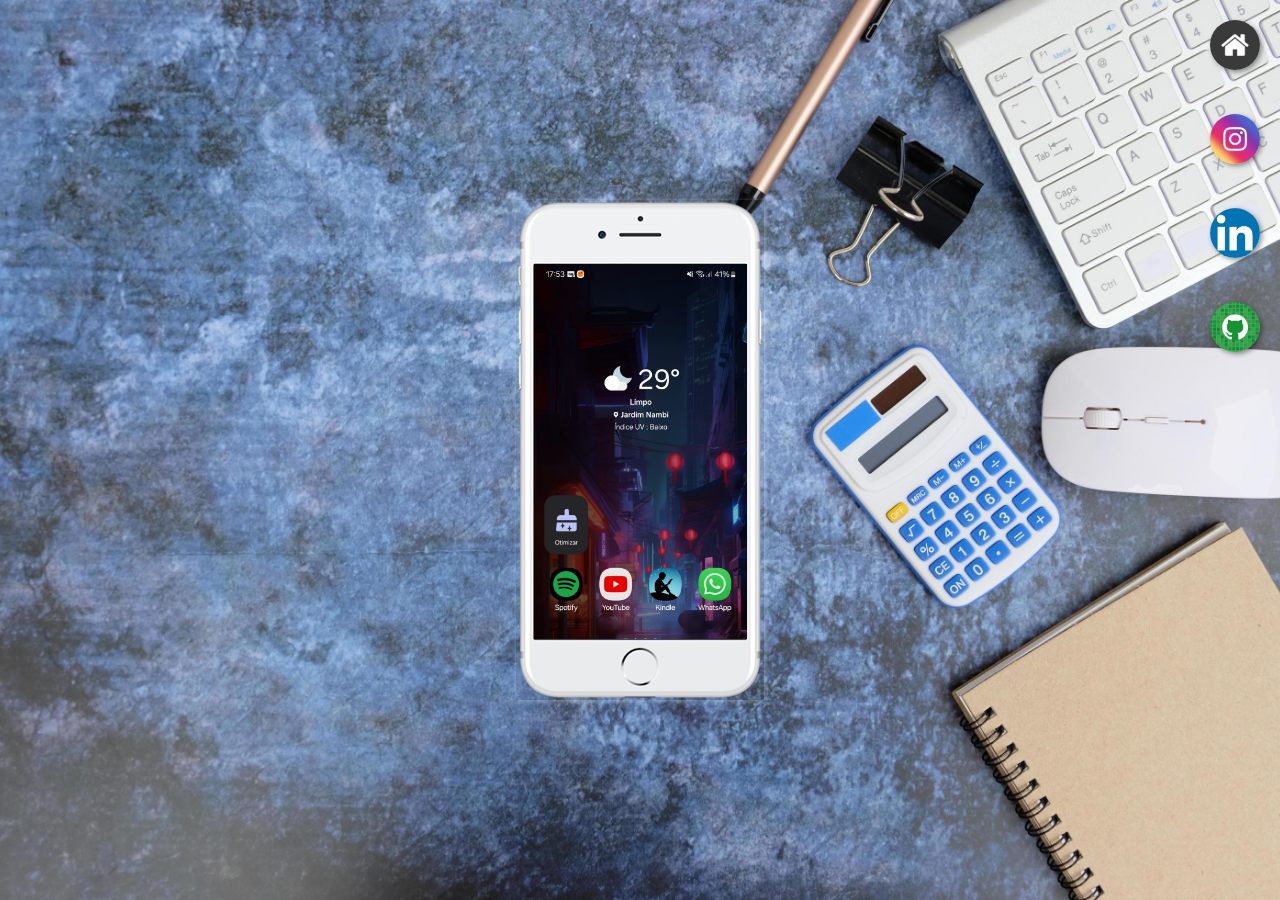
<file: index.html>
<!DOCTYPE html>
<html lang="pt-br">
<head>
    <meta charset="UTF-8">
    <meta name="viewport" content="width=device-width, initial-scale=1.0">
    <title>Projeto Redes Sociais</title>
    <link rel="shortcut icon" href="favicon.ico" type="image/x-icon">
    <link rel="stylesheet" href="estilos/style.css">
</head>
<body>
    <main>
        <section id="telefone">
            <iframe src="home.html" name="tela" id="tela" frameborder="0">
                Seu navegador não suporta Iframes
            </iframe>
        </section>
        <section id="redes-sociais">
            <a href="home.html" target="tela"> <img src="imagens/logo-home.jpg" alt="Home"></a> <br>
            <a href="instagram.html" target="tela"> <img src="imagens/logo-instagram.jpg" alt="Instagram"></a> <br>
            <a href="linkedin.html" target="tela"> <img src="imagens/logo-linkedin.jpg" alt="Twitter"></a> <br>
            <a href="github.html" target="tela"> <img src="imagens/logo-github.jpg" alt="GitHub"></a>
        </section>
    </main>
</body>
</html>
</file>
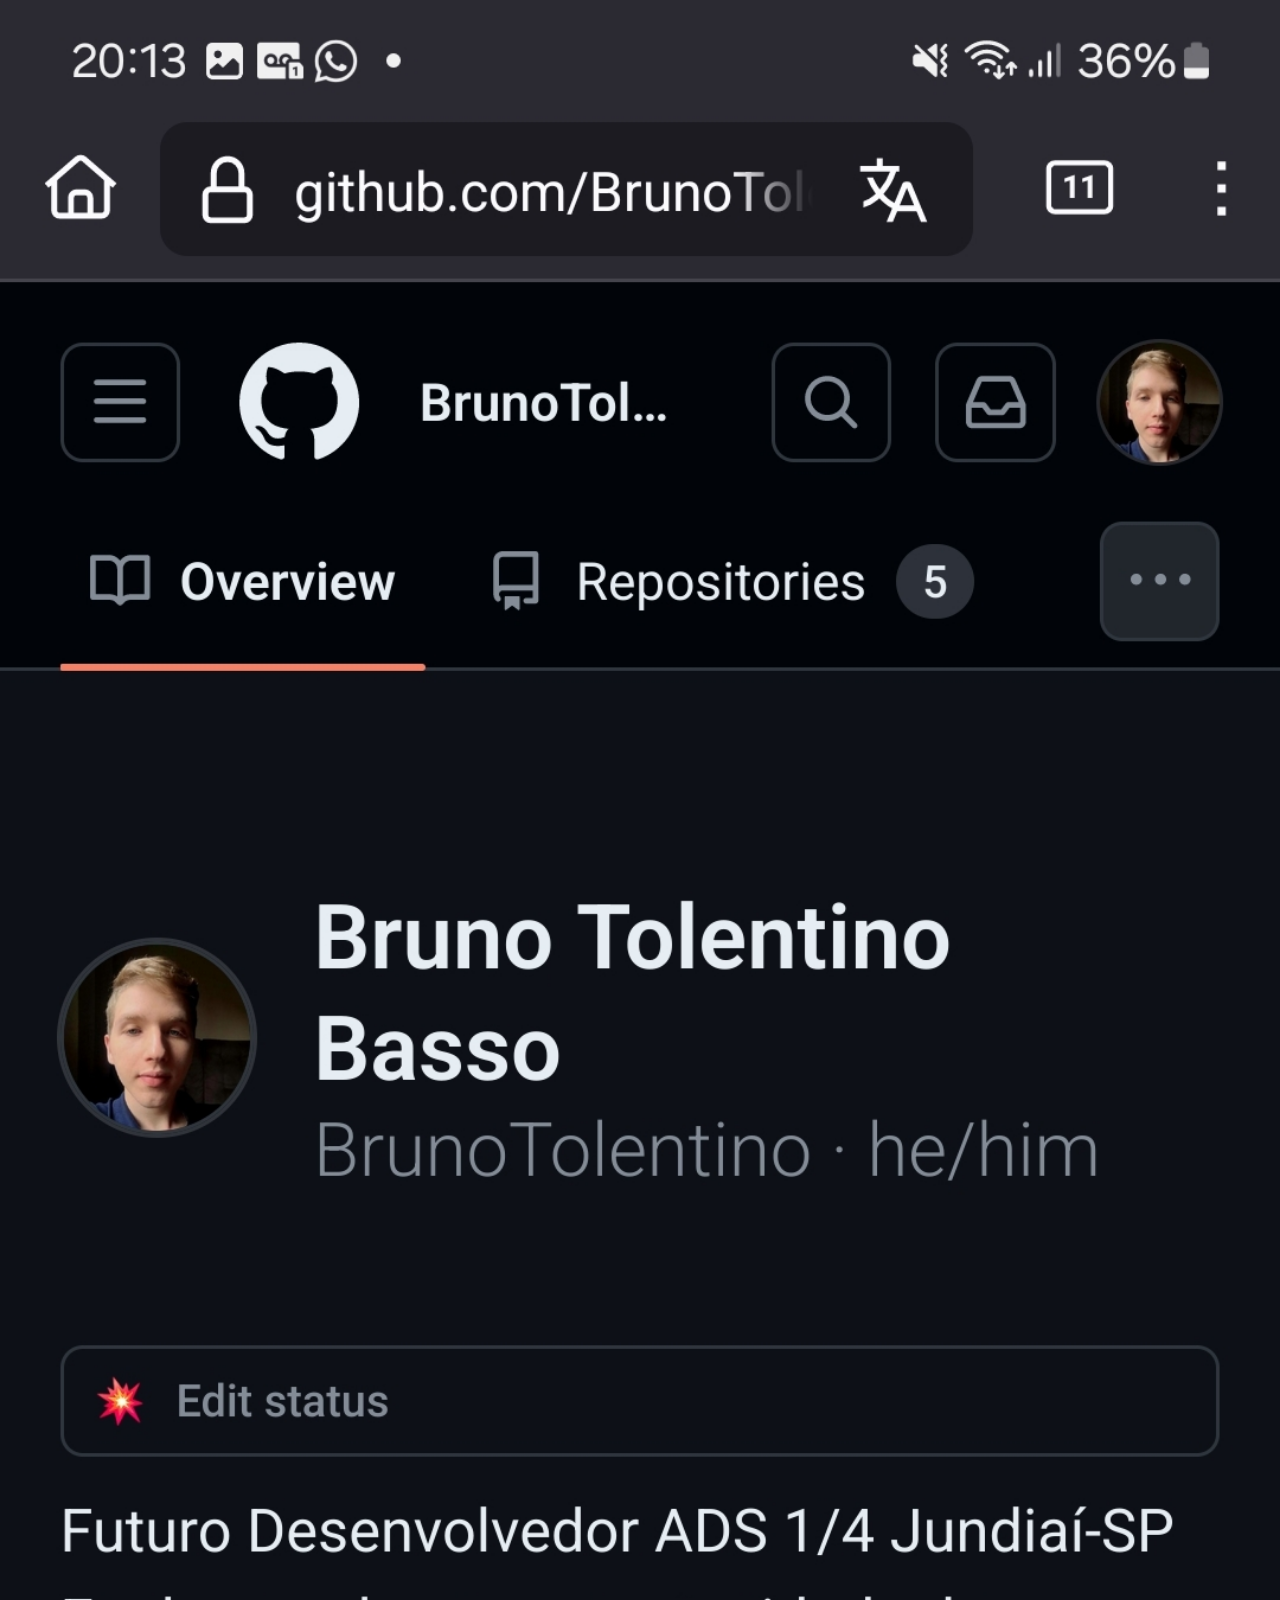
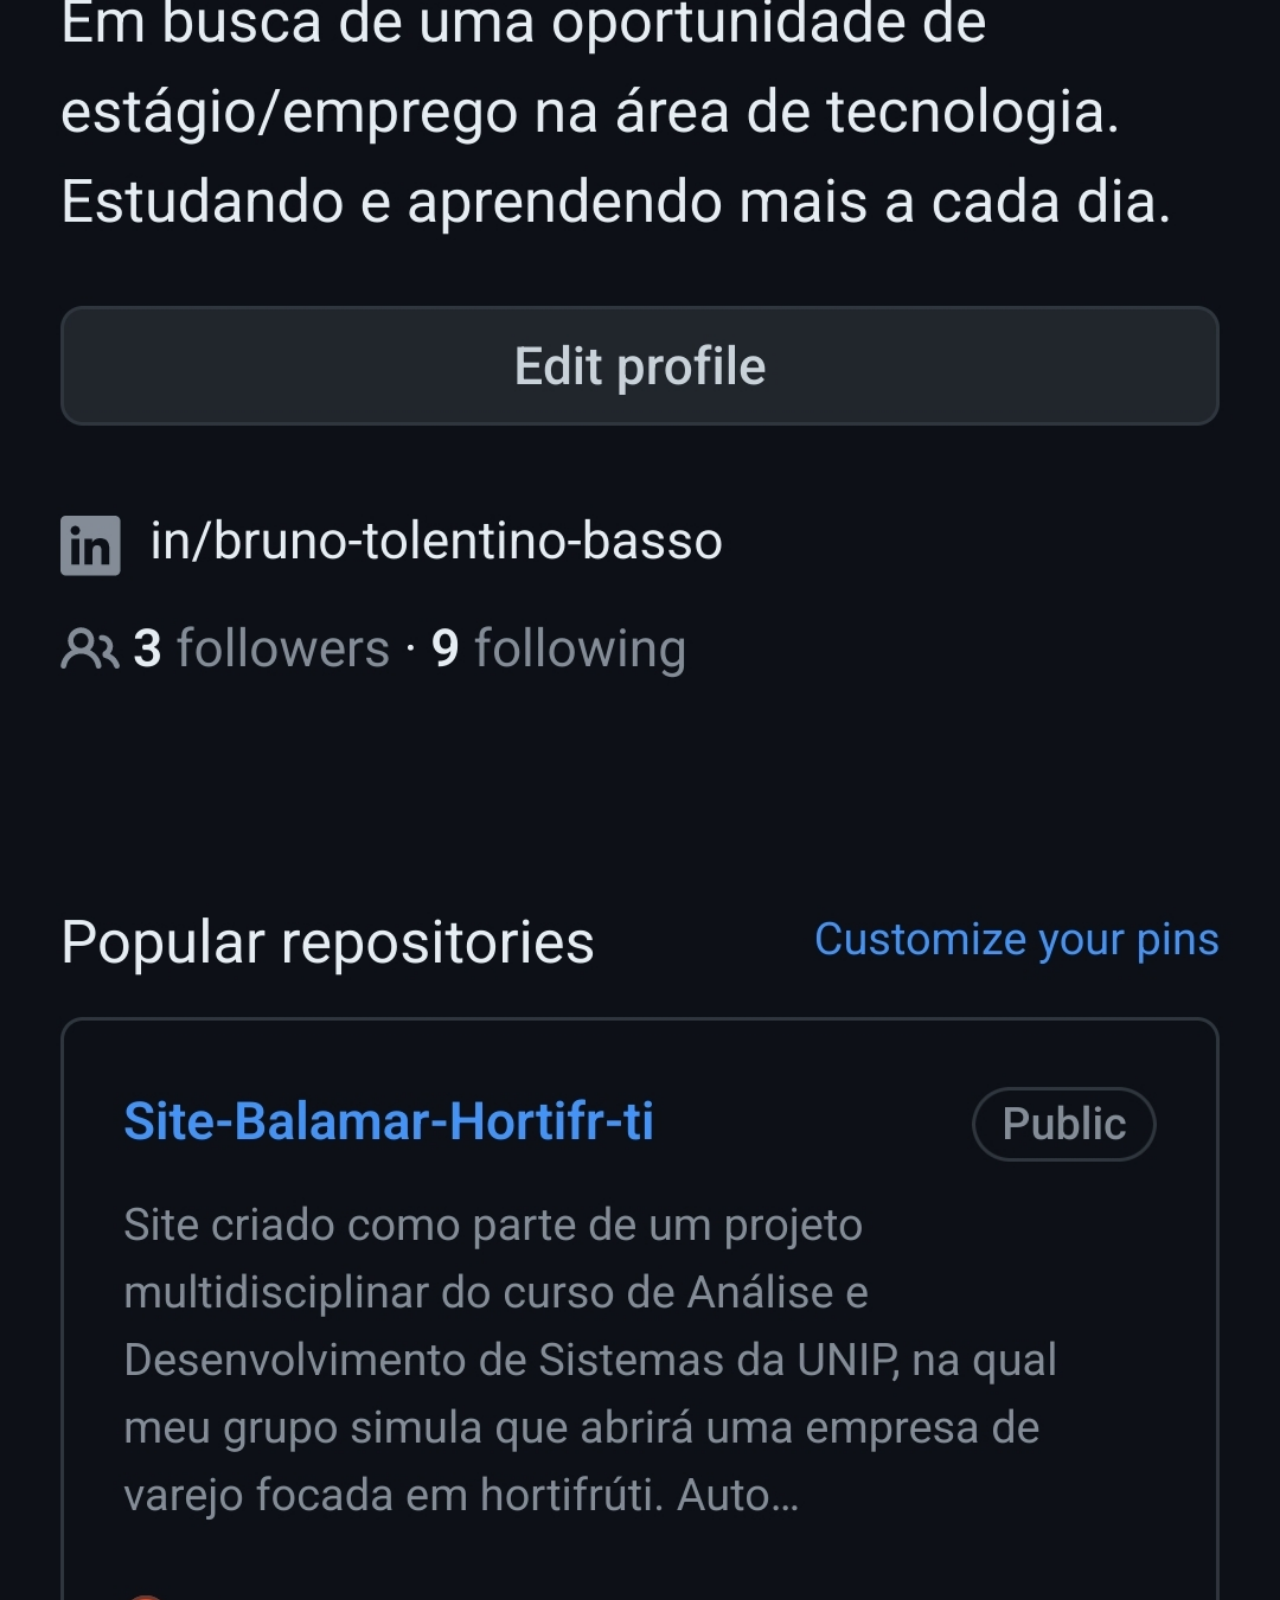
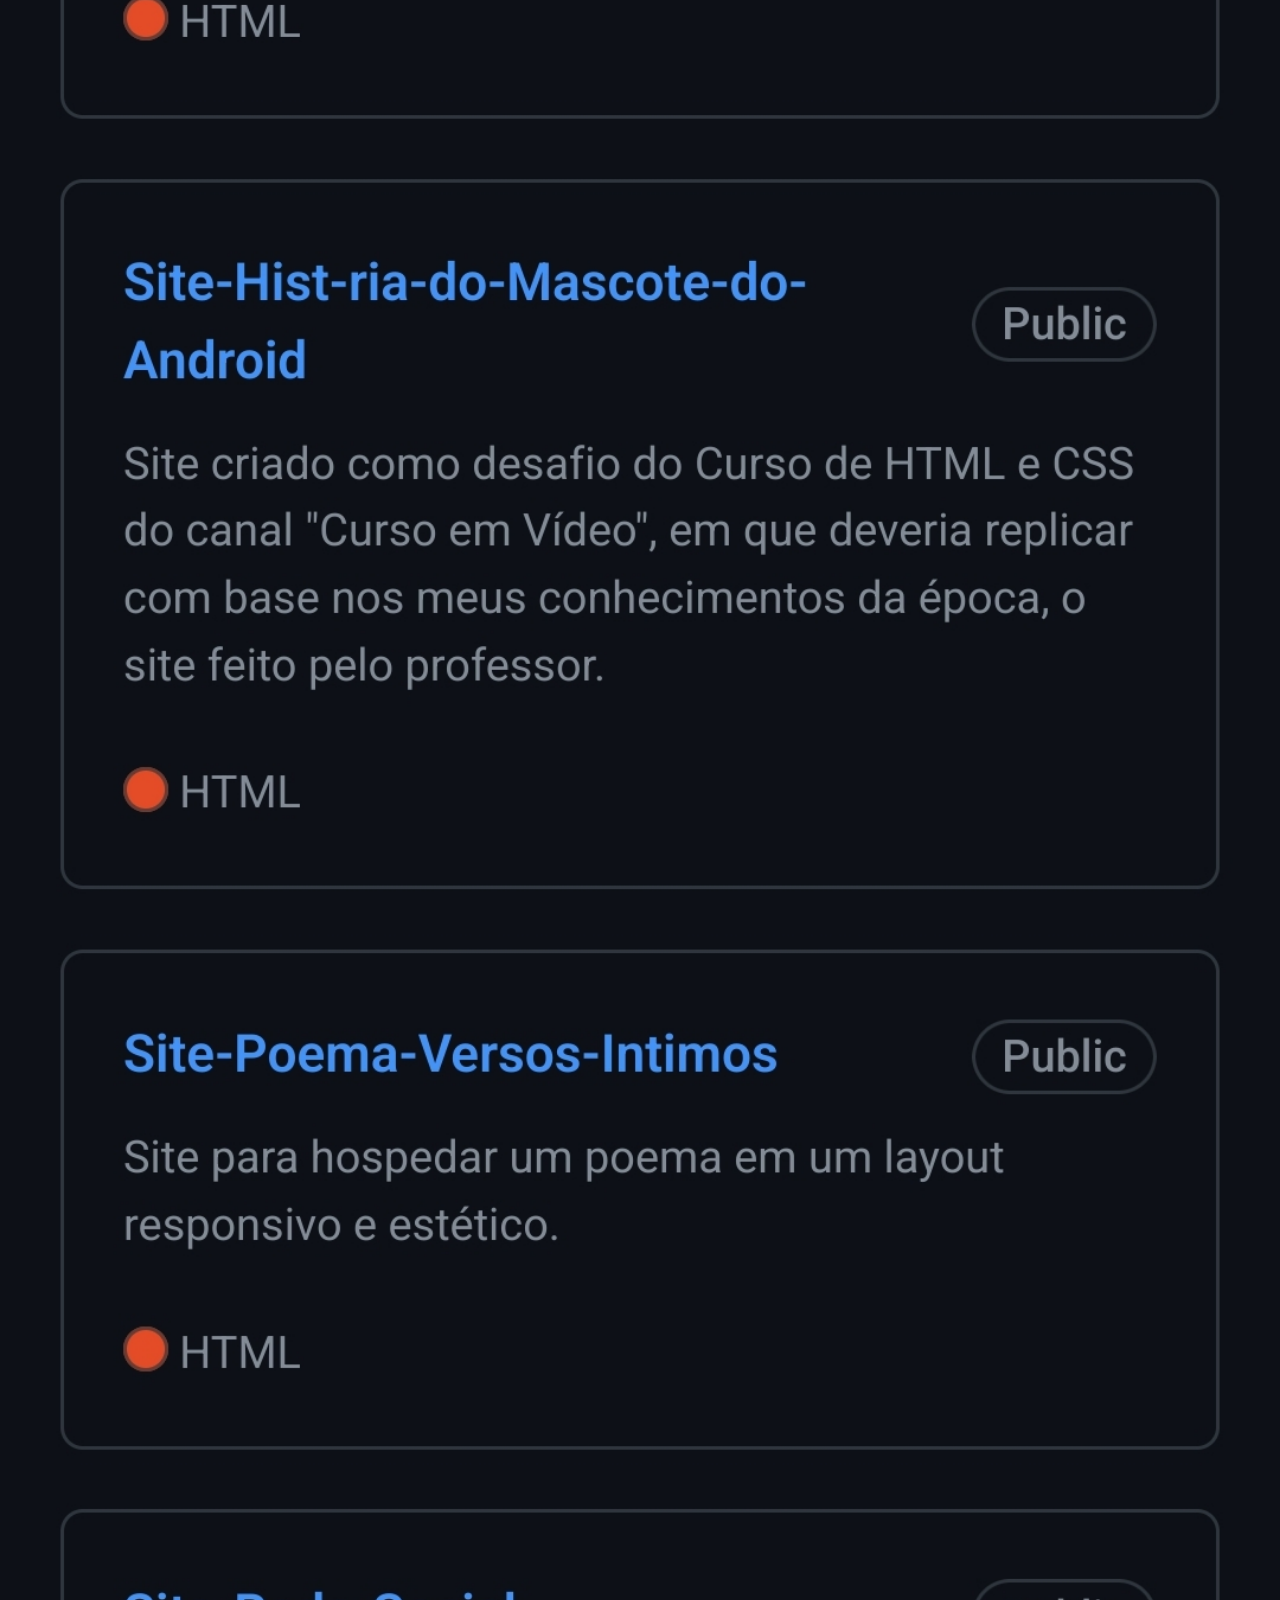
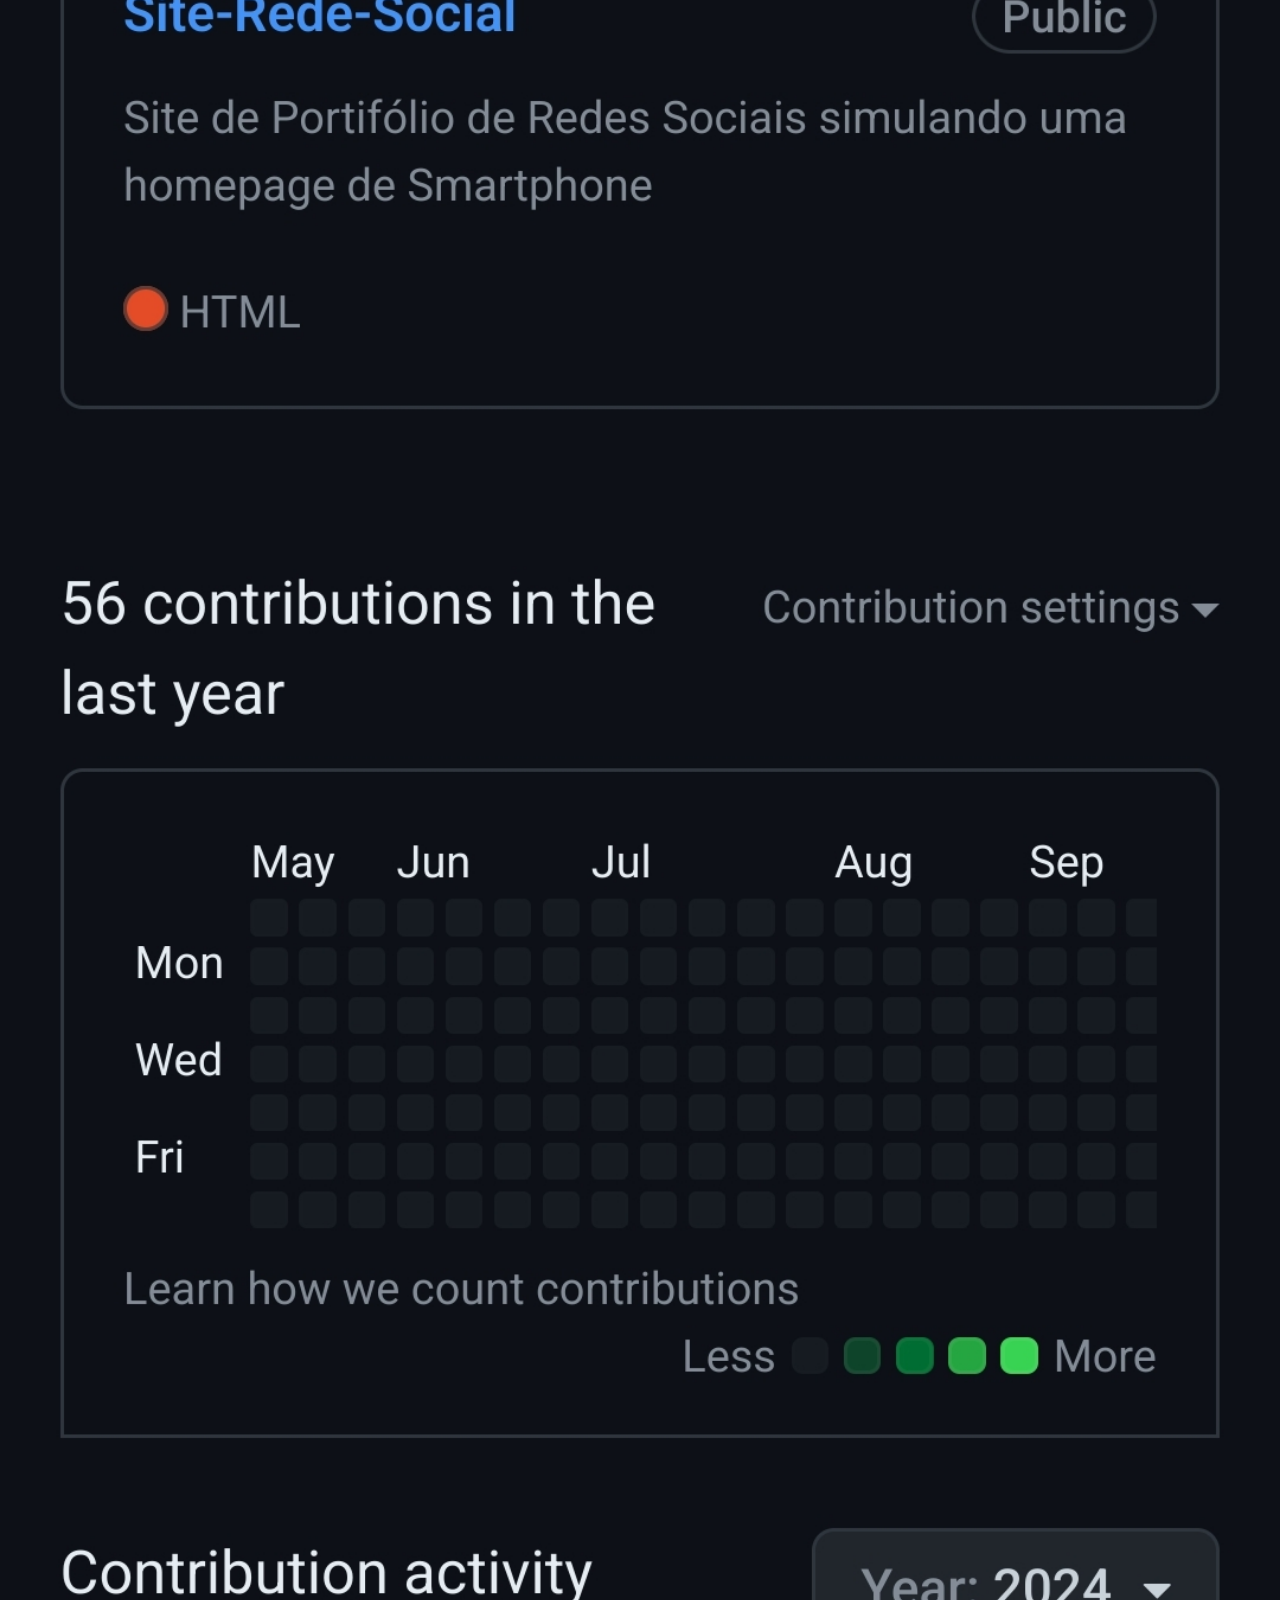
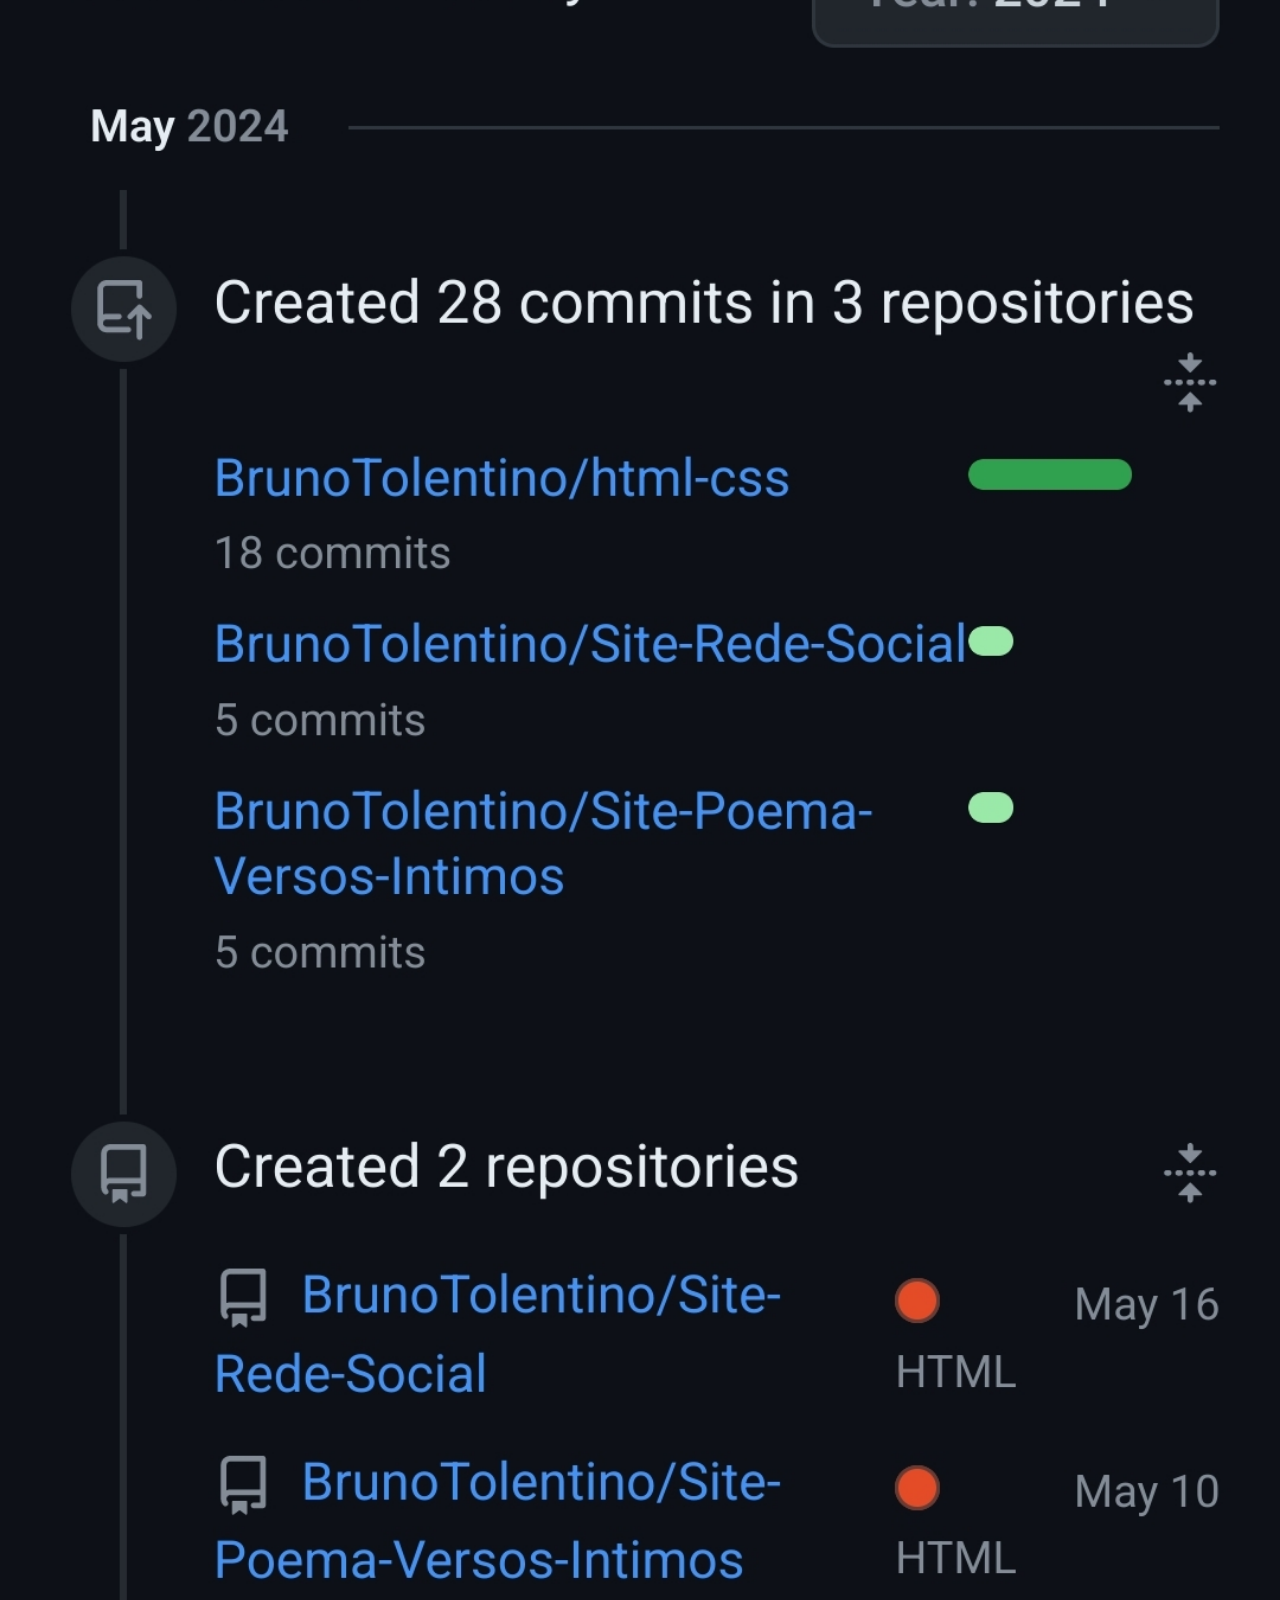
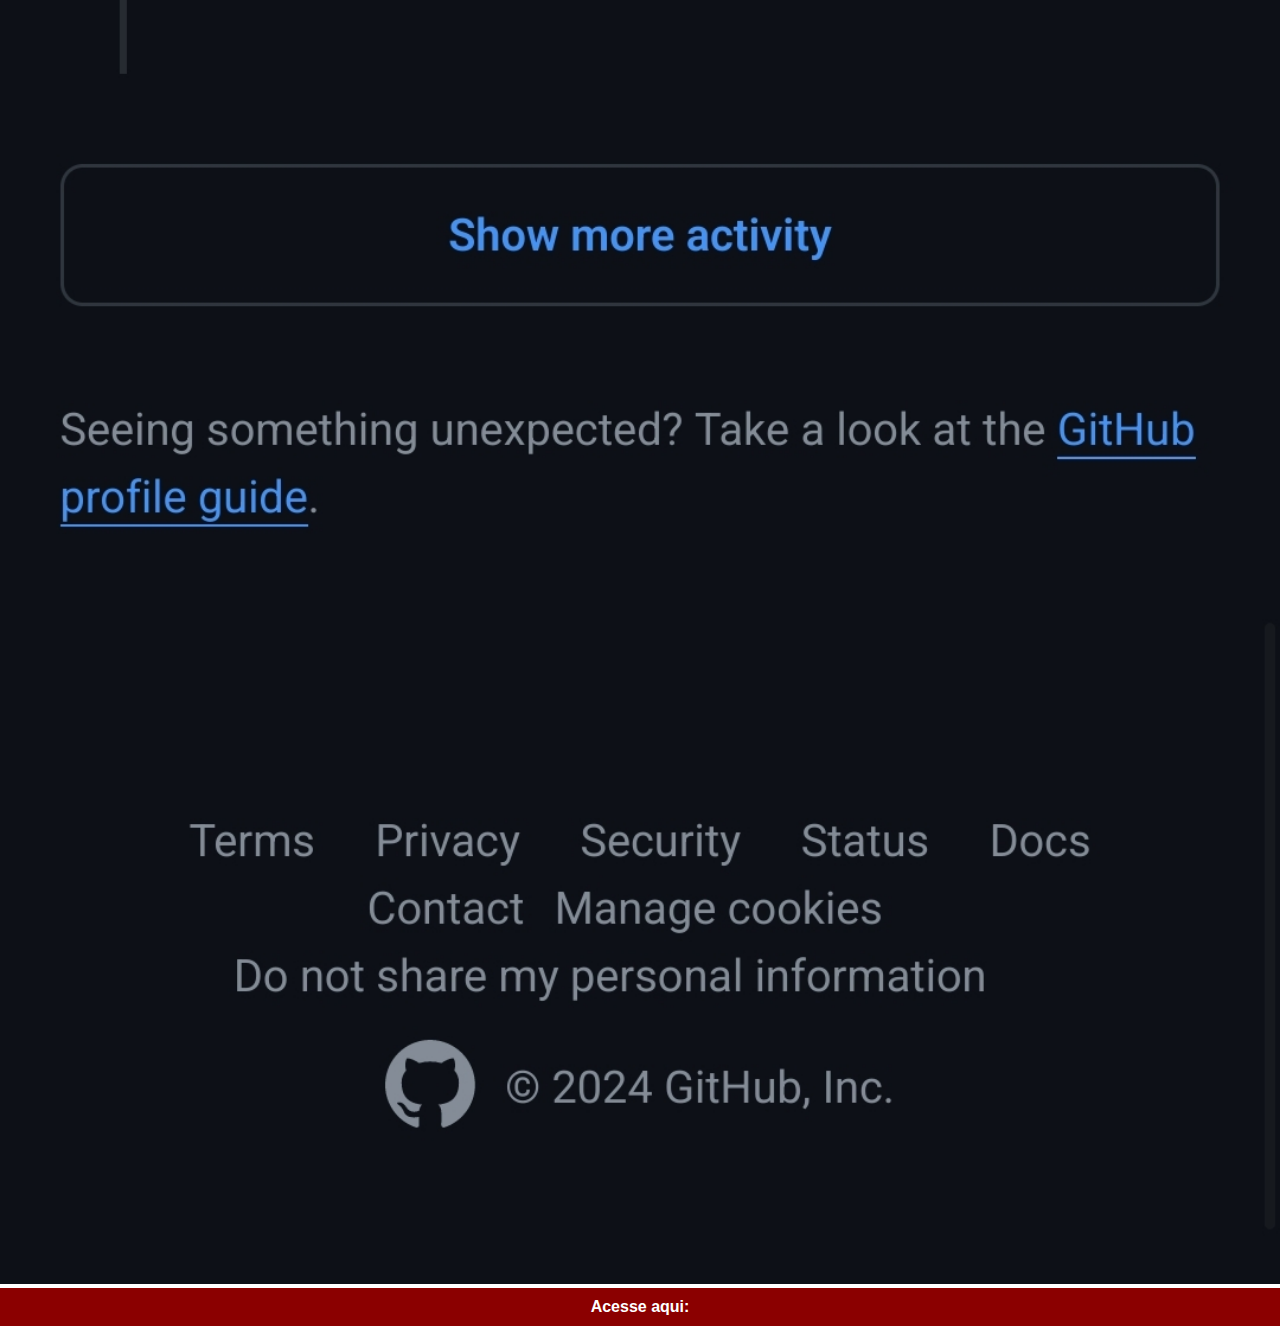
<file: github.html>
<!DOCTYPE html>
<html lang="pt-br">
<head>
    <meta charset="UTF-8">
    <meta name="viewport" content="width=device-width, initial-scale=1.0">
    <title>Github</title>
    <link rel="stylesheet" href="estilos/redes.css">
</head>
<body>
    <img src="imagens/tela-githubp.jpg" alt="Github">
    <a href="https://github.com/BrunoTolentino" target="_blank">Acesse aqui:</a>
</body>
</html>
</file>
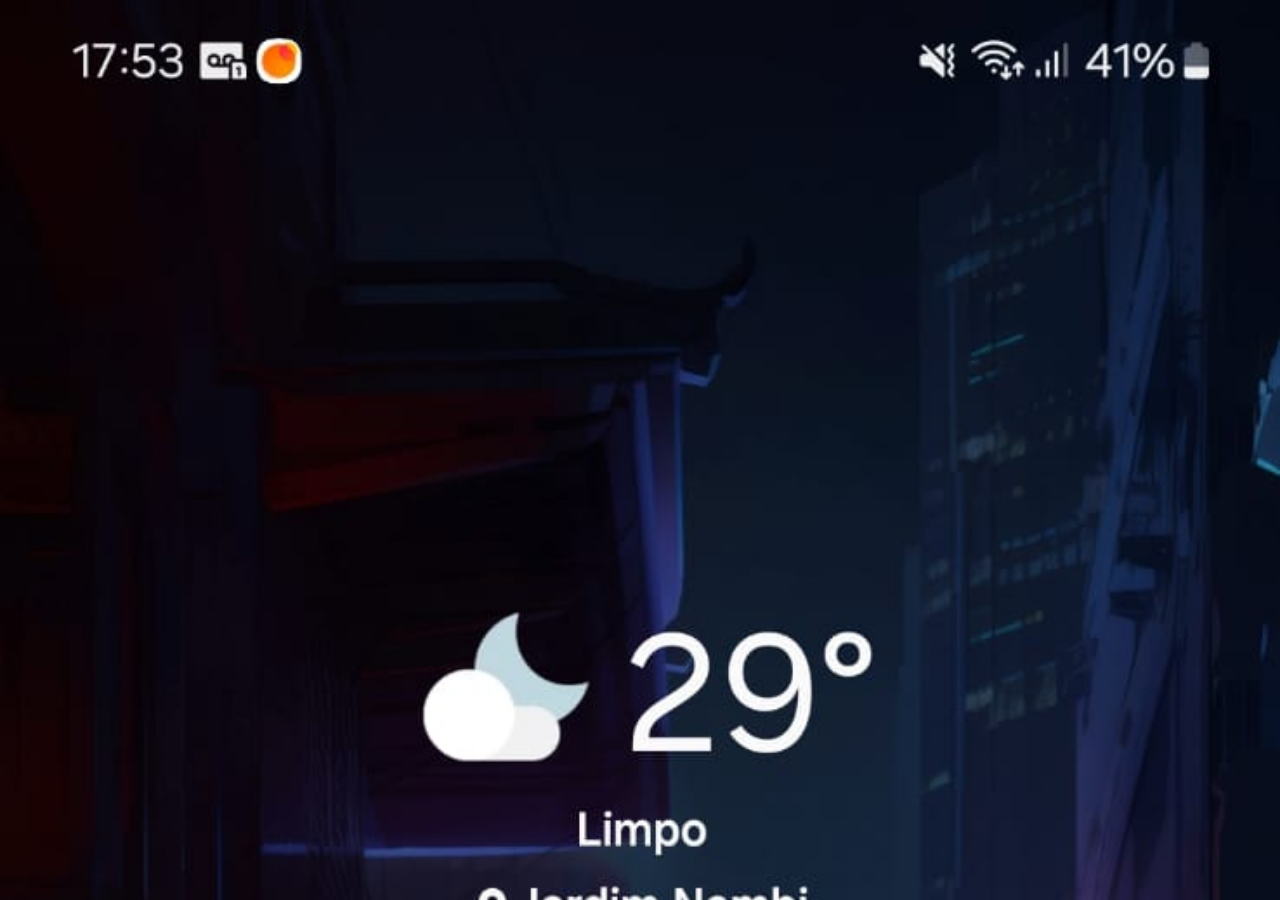
<file: home.html>
<!DOCTYPE html>
<html lang="pt-br">
<head>
    <meta charset="UTF-8">
    <meta name="viewport" content="width=device-width, initial-scale=1.0">
    <title>Home</title>
    <style>
        *{
            margin: 0px;
            padding: px;
        }
        body{
            height: 100vh;
            width: 100vw;
            background: black url(imagens/homeA.jpg);
            background-repeat: no-repeat;
            background-position: top center;
            background-size: cover;
        }
    </style>
</head>
<body>
    
</body>
</html>
</file>
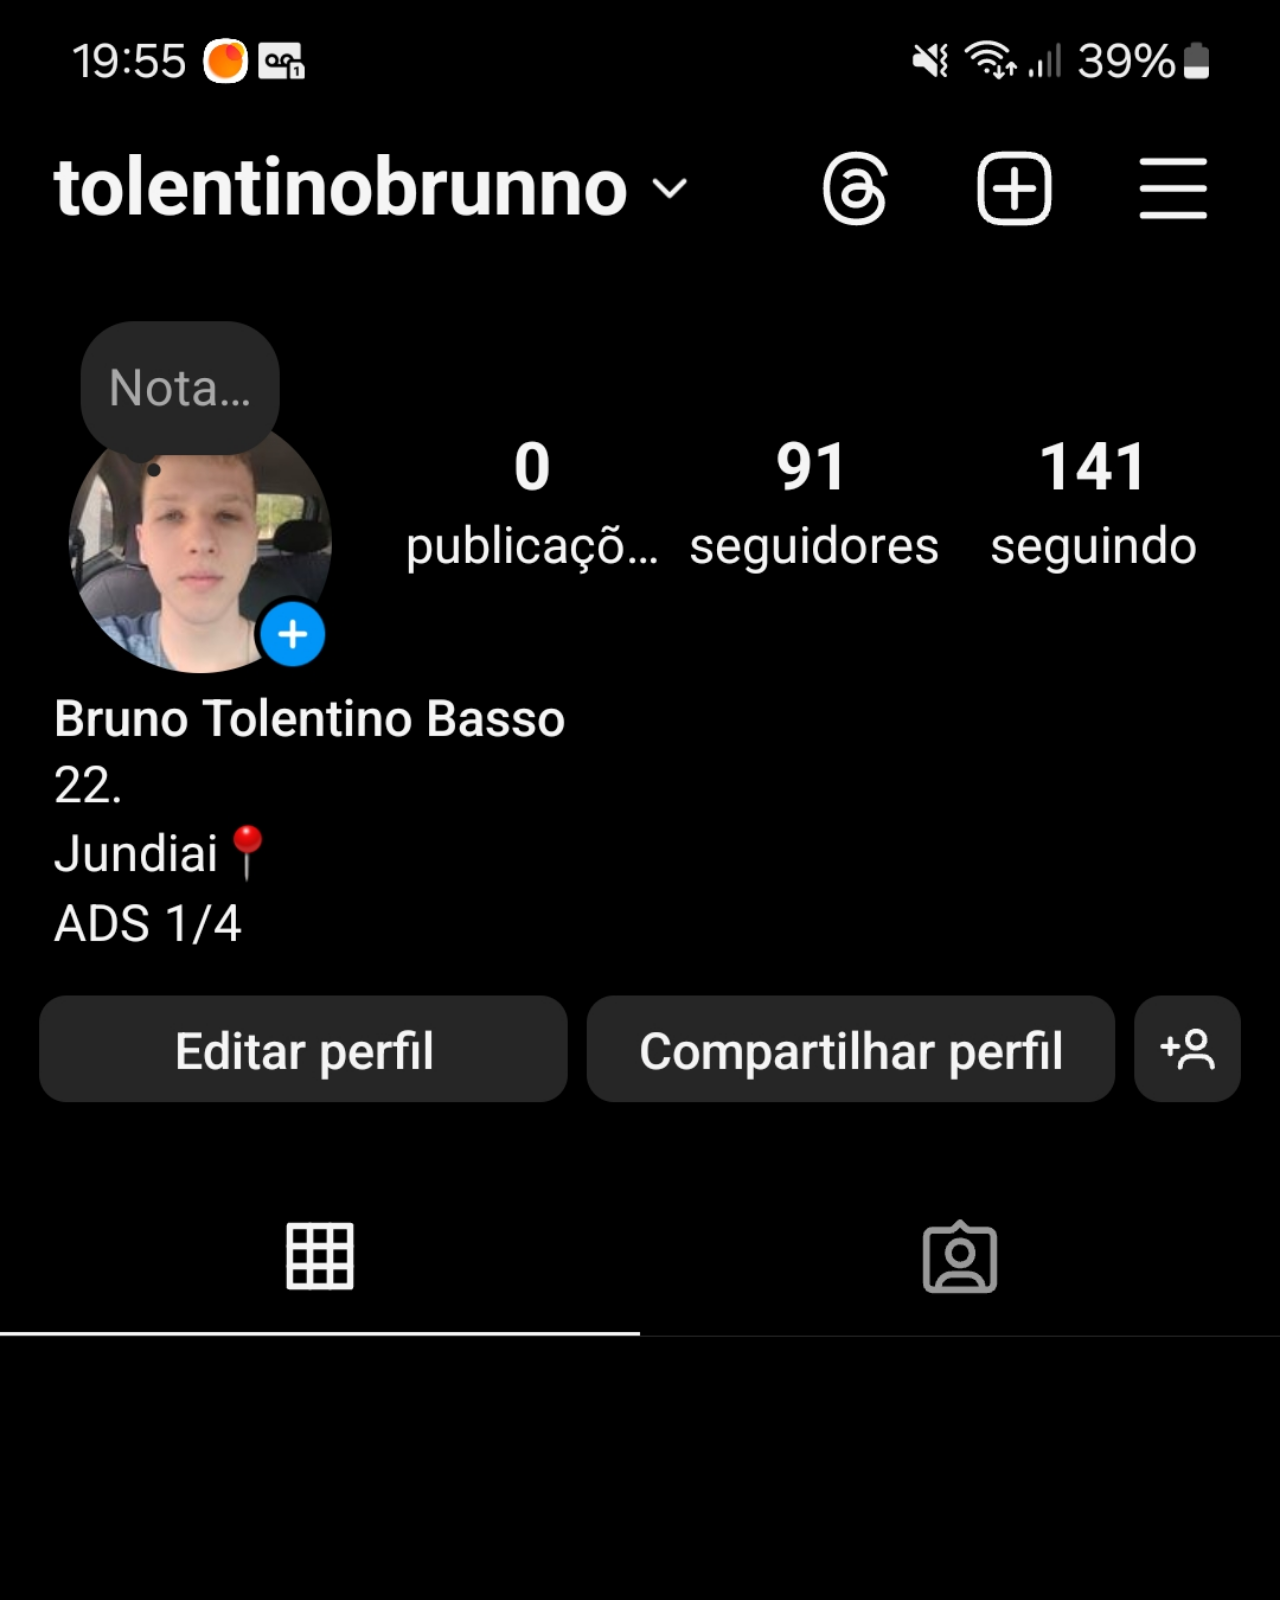
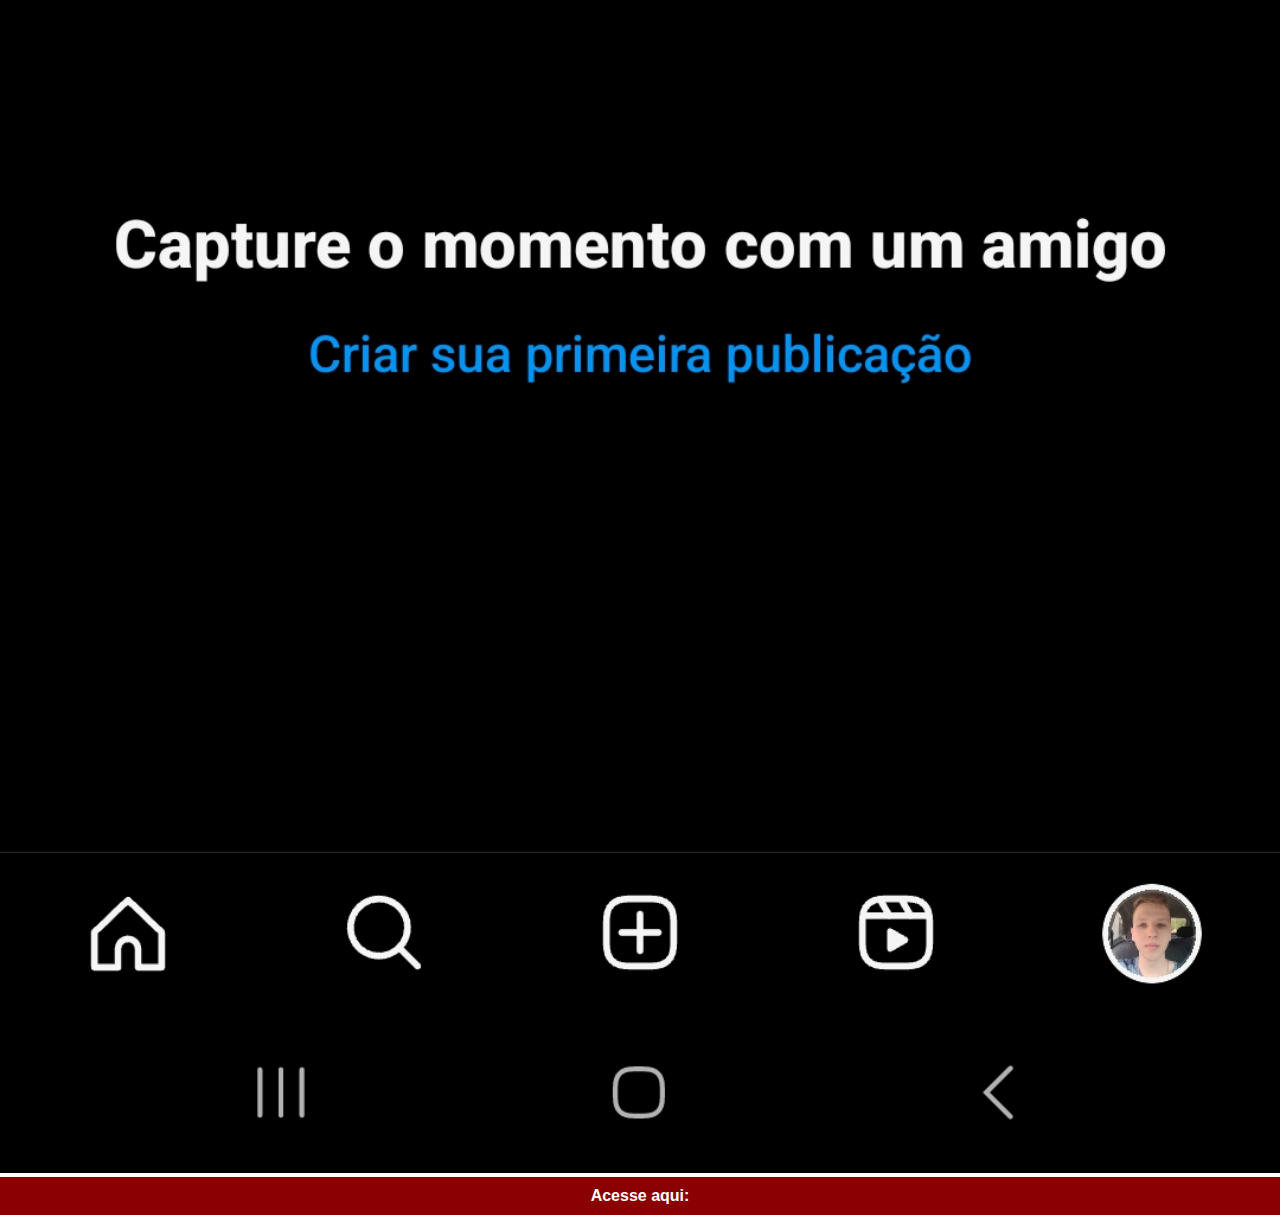
<file: instagram.html>
<!DOCTYPE html>
<html lang="pt-br">
<head>
    <meta charset="UTF-8">
    <meta name="viewport" content="width=device-width, initial-scale=1.0">
    <title>Instagram</title>
    <link rel="stylesheet" href="estilos/redes.css">
</head>
<body>
    <img src="imagens/tela-instagramp.jpg" alt="Instagram">
    <a href="https://www.instagram.com/tolentinobrunno/" target="_blank">Acesse aqui:</a>
</body>
</html>
</file>
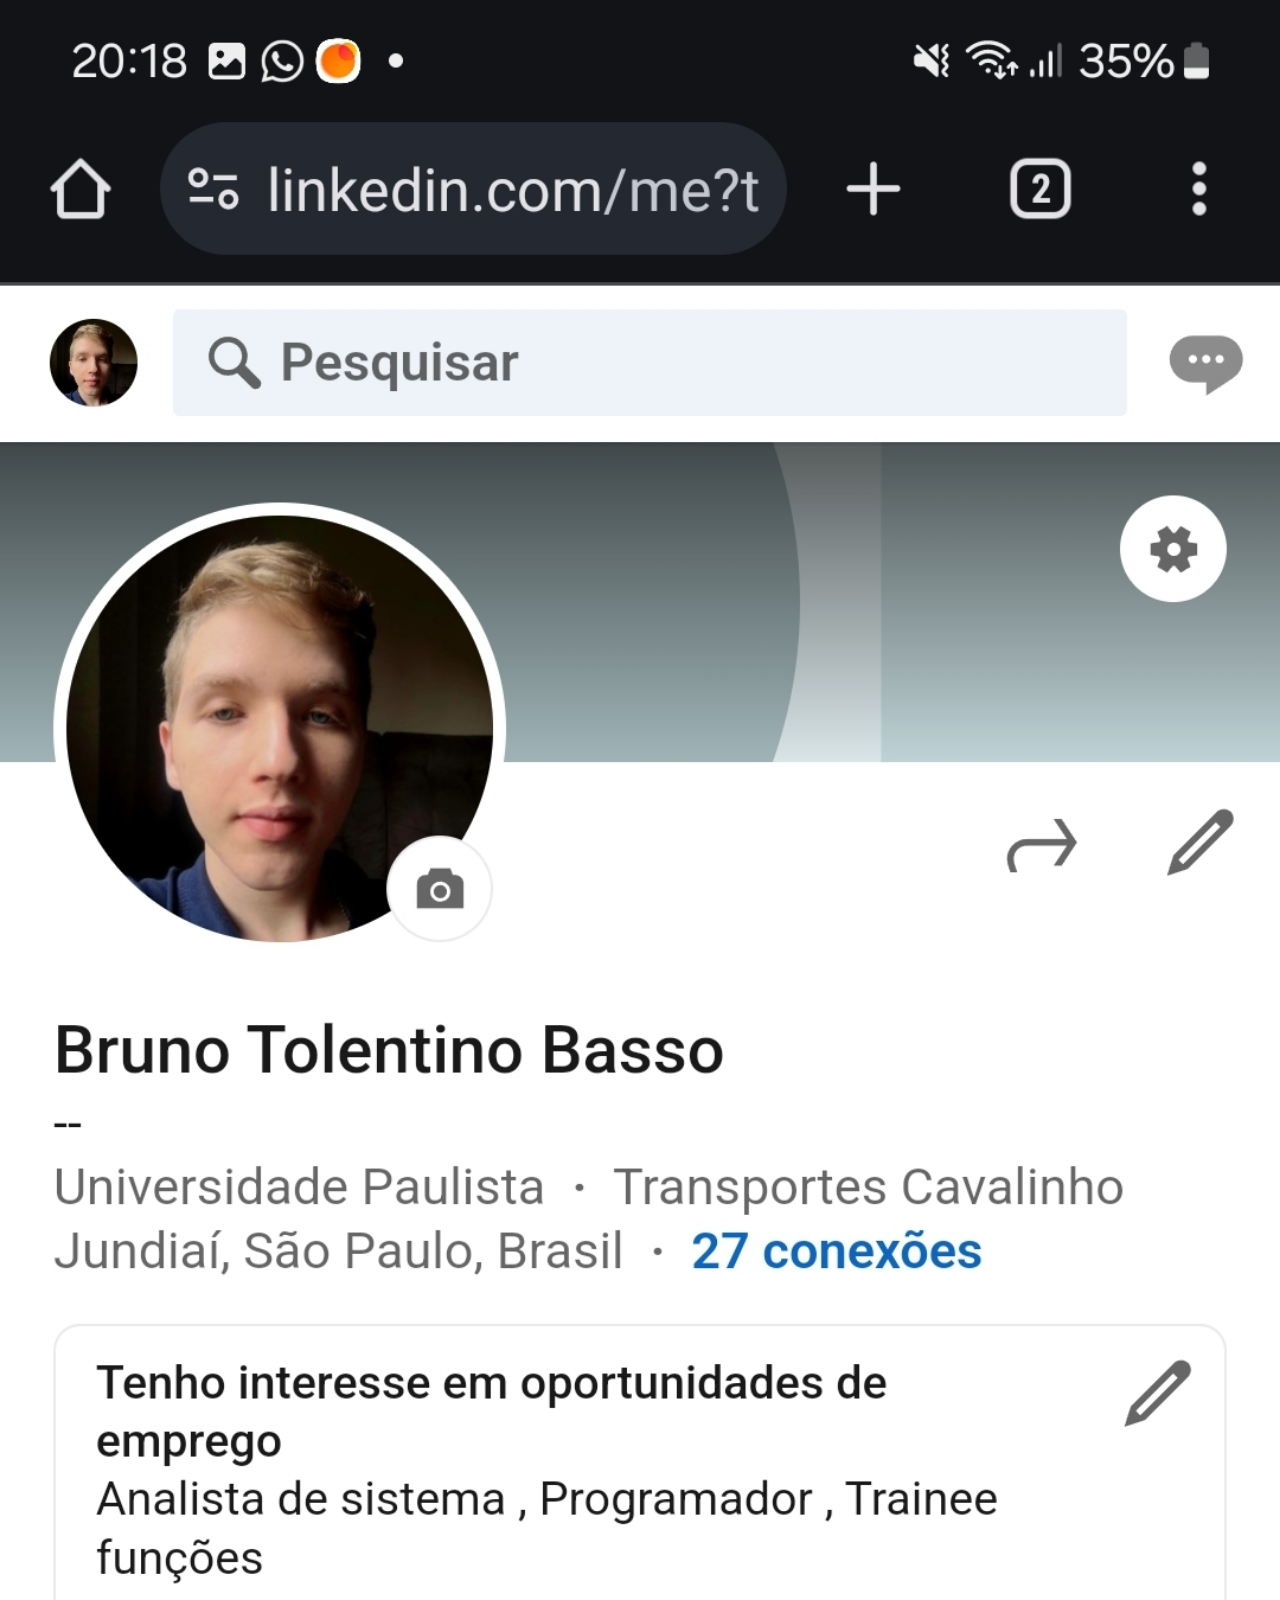
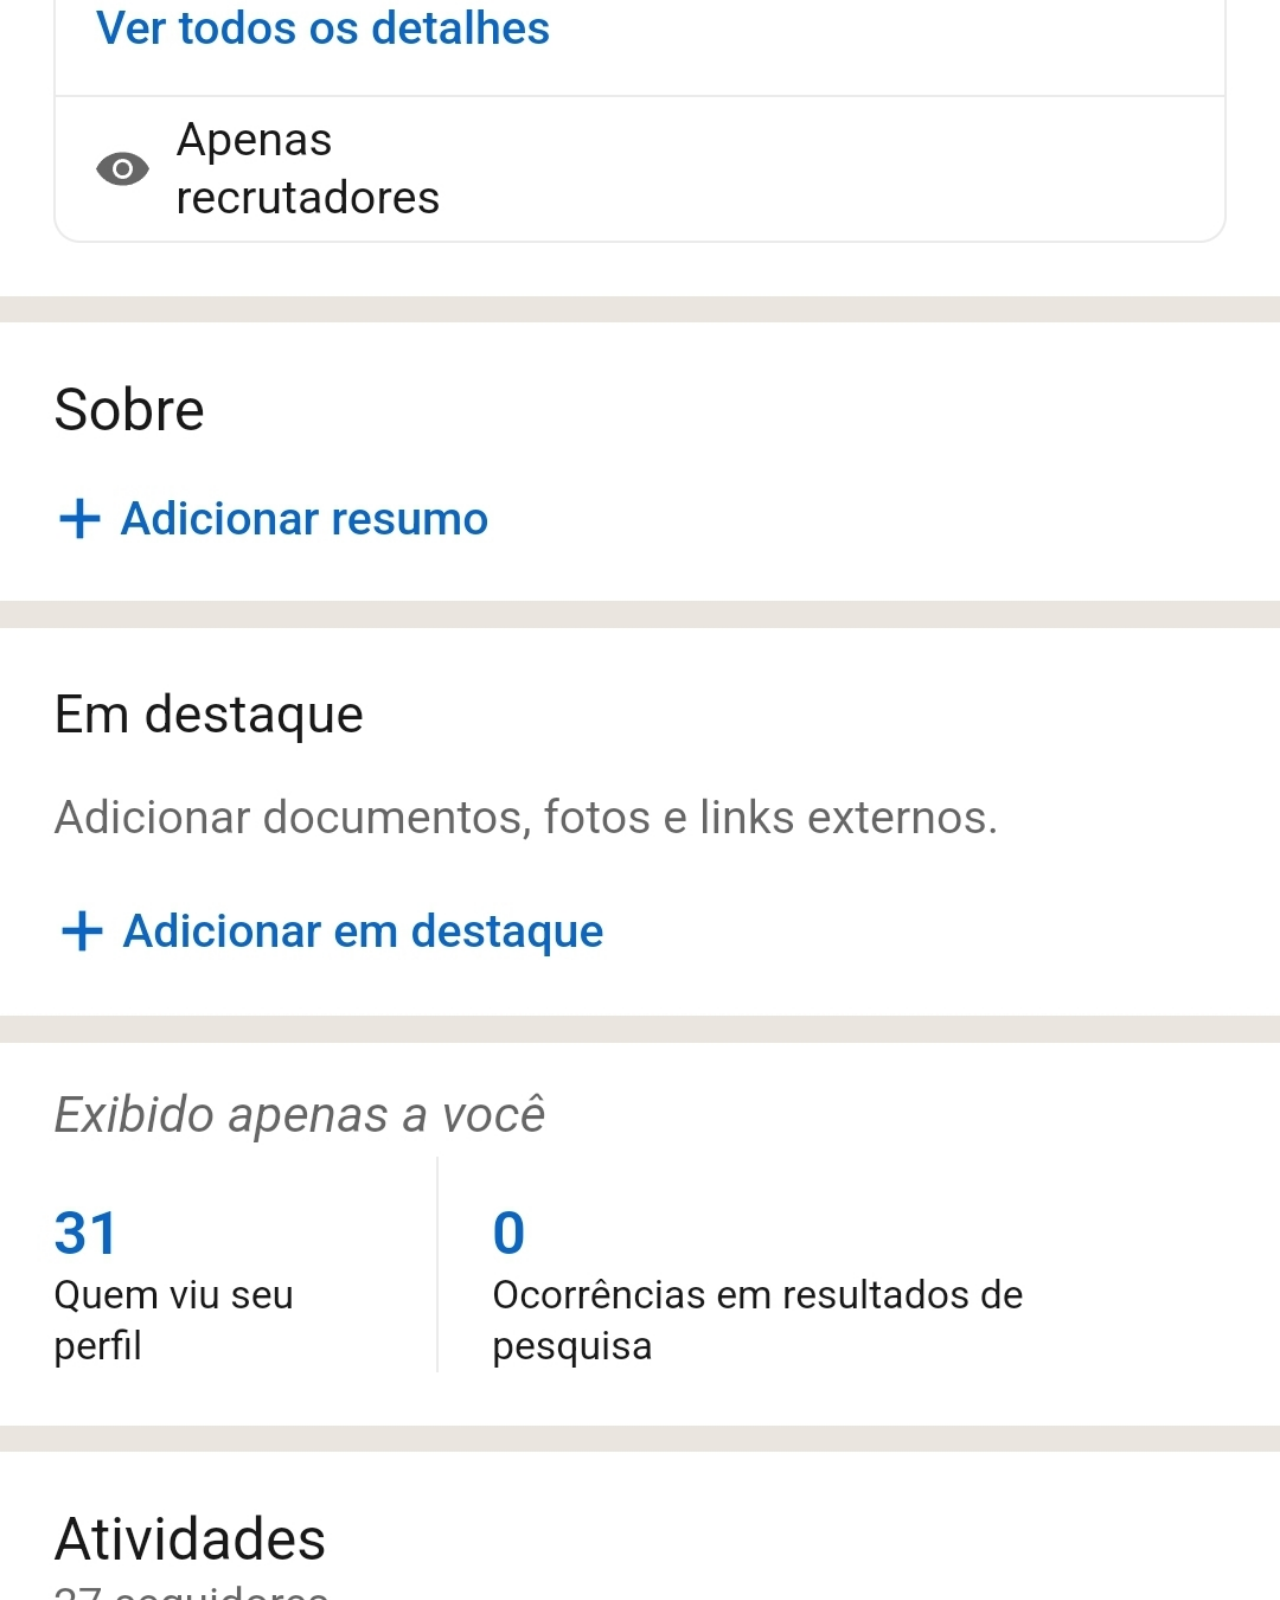
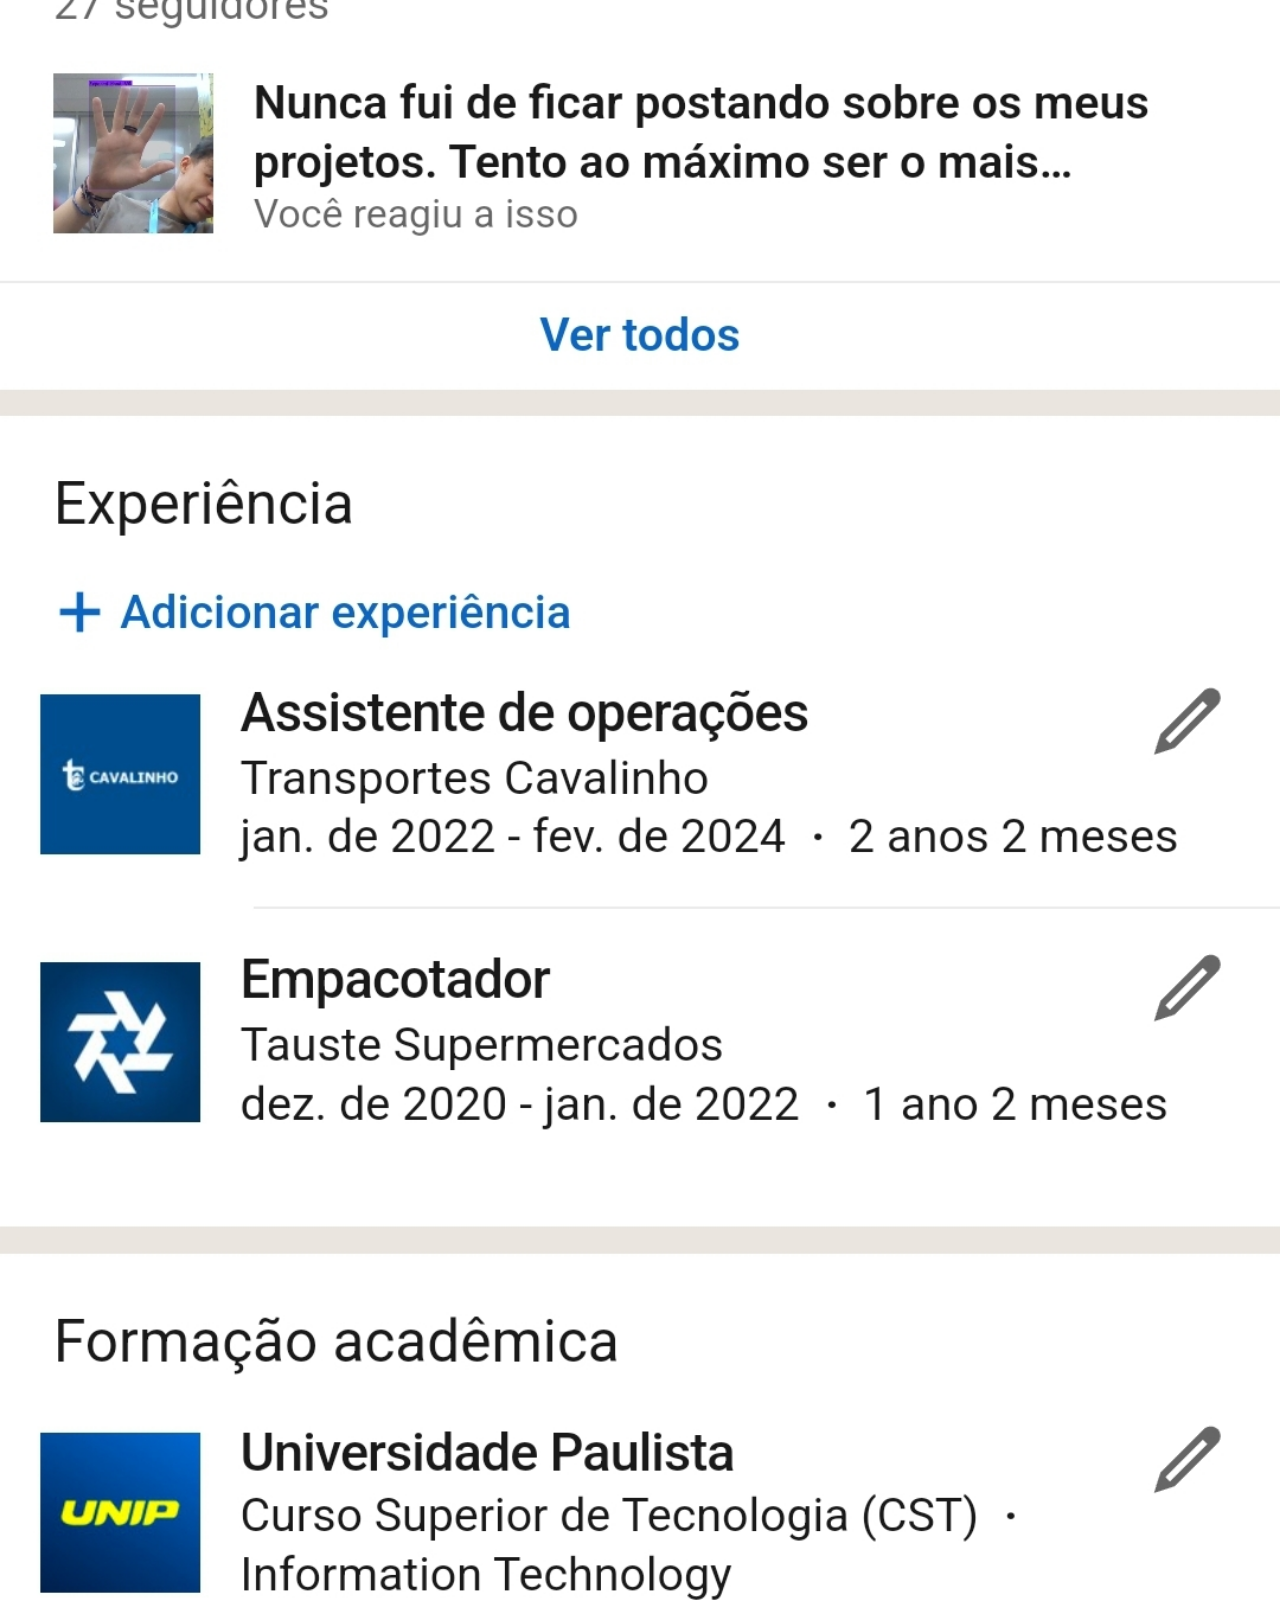
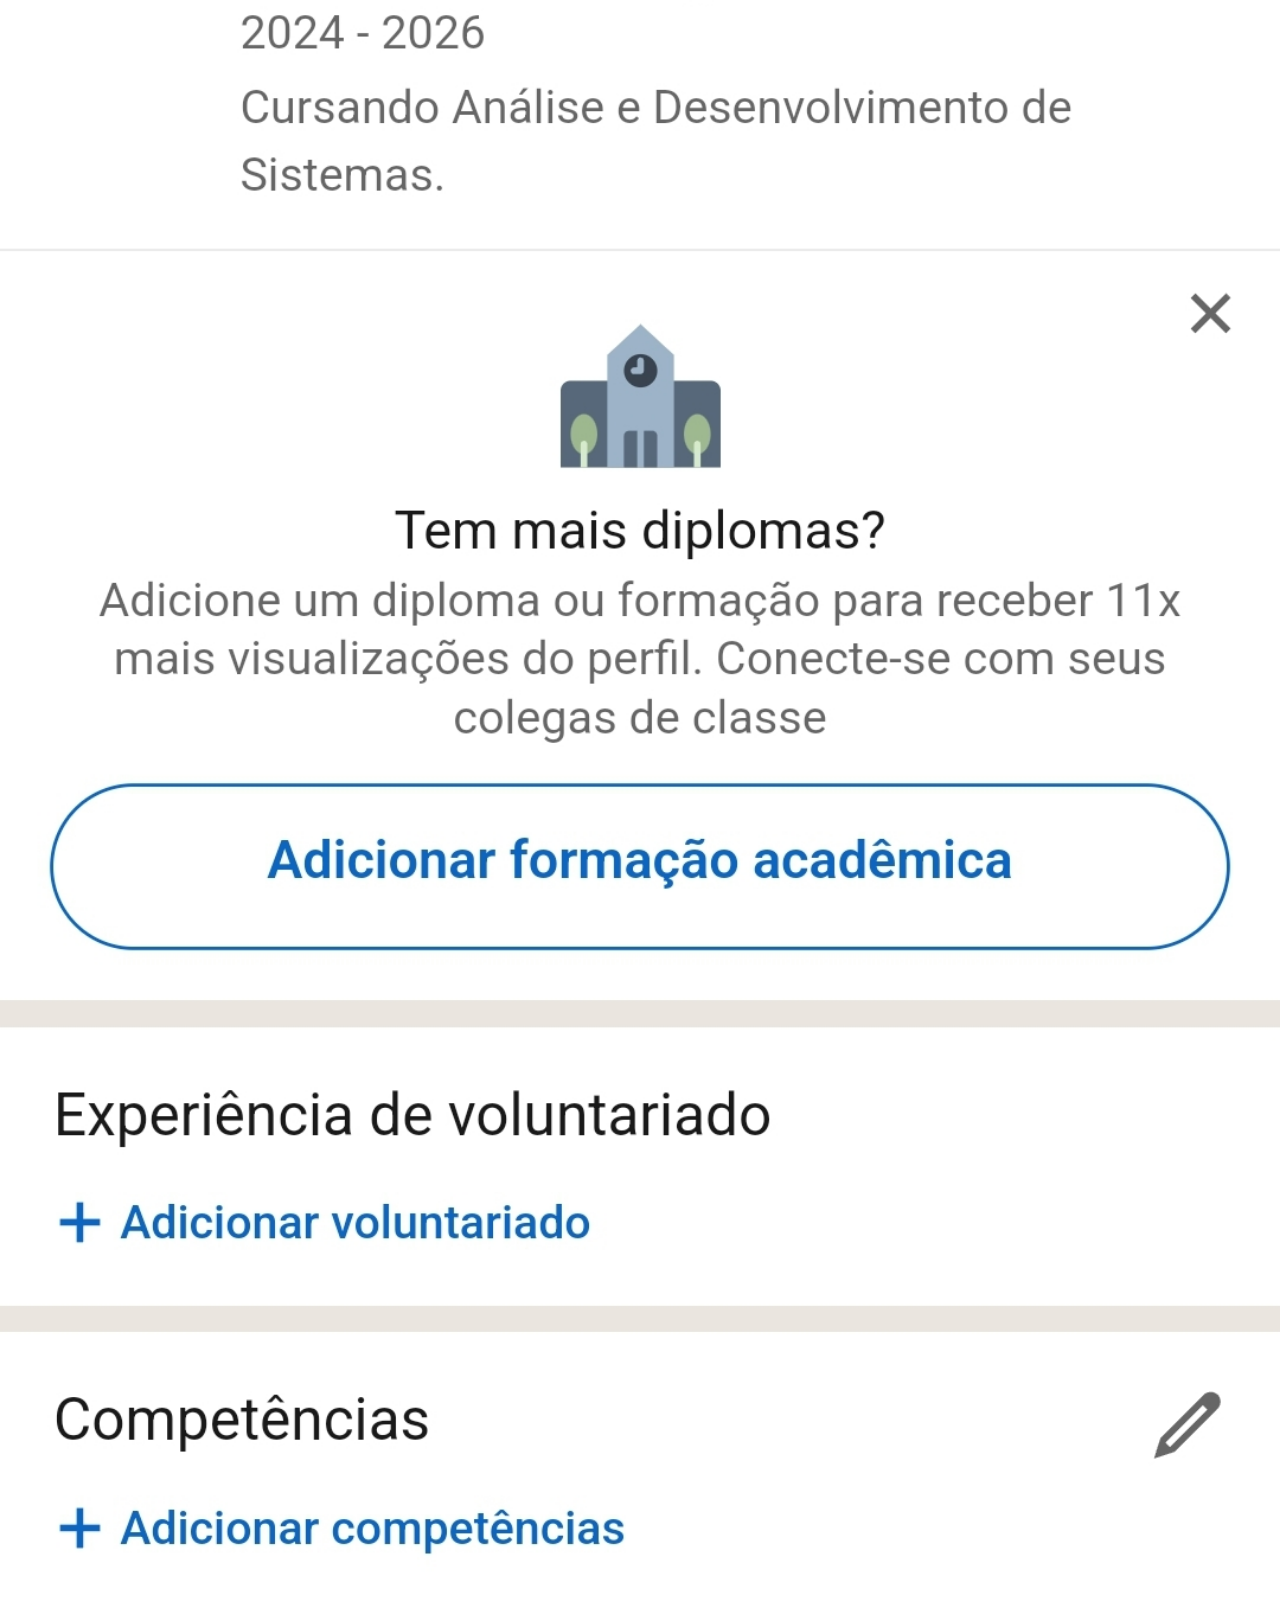
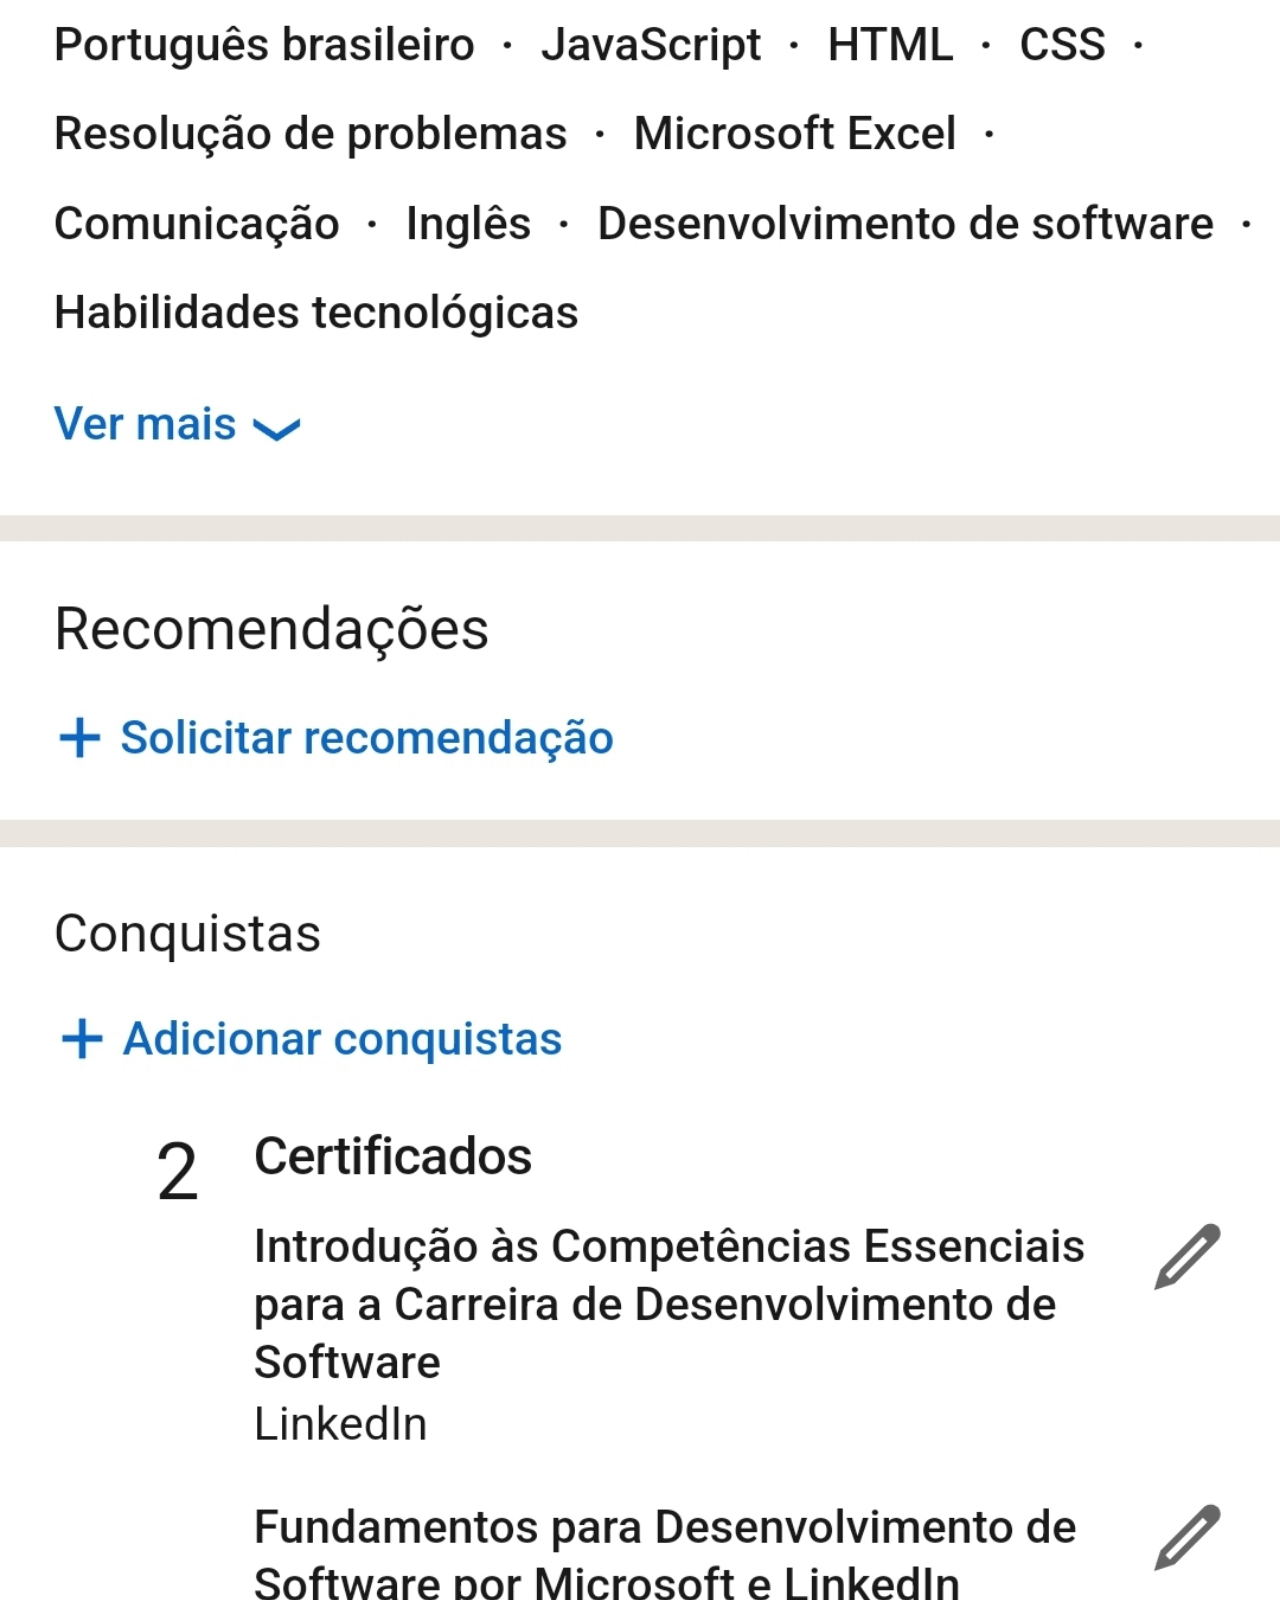
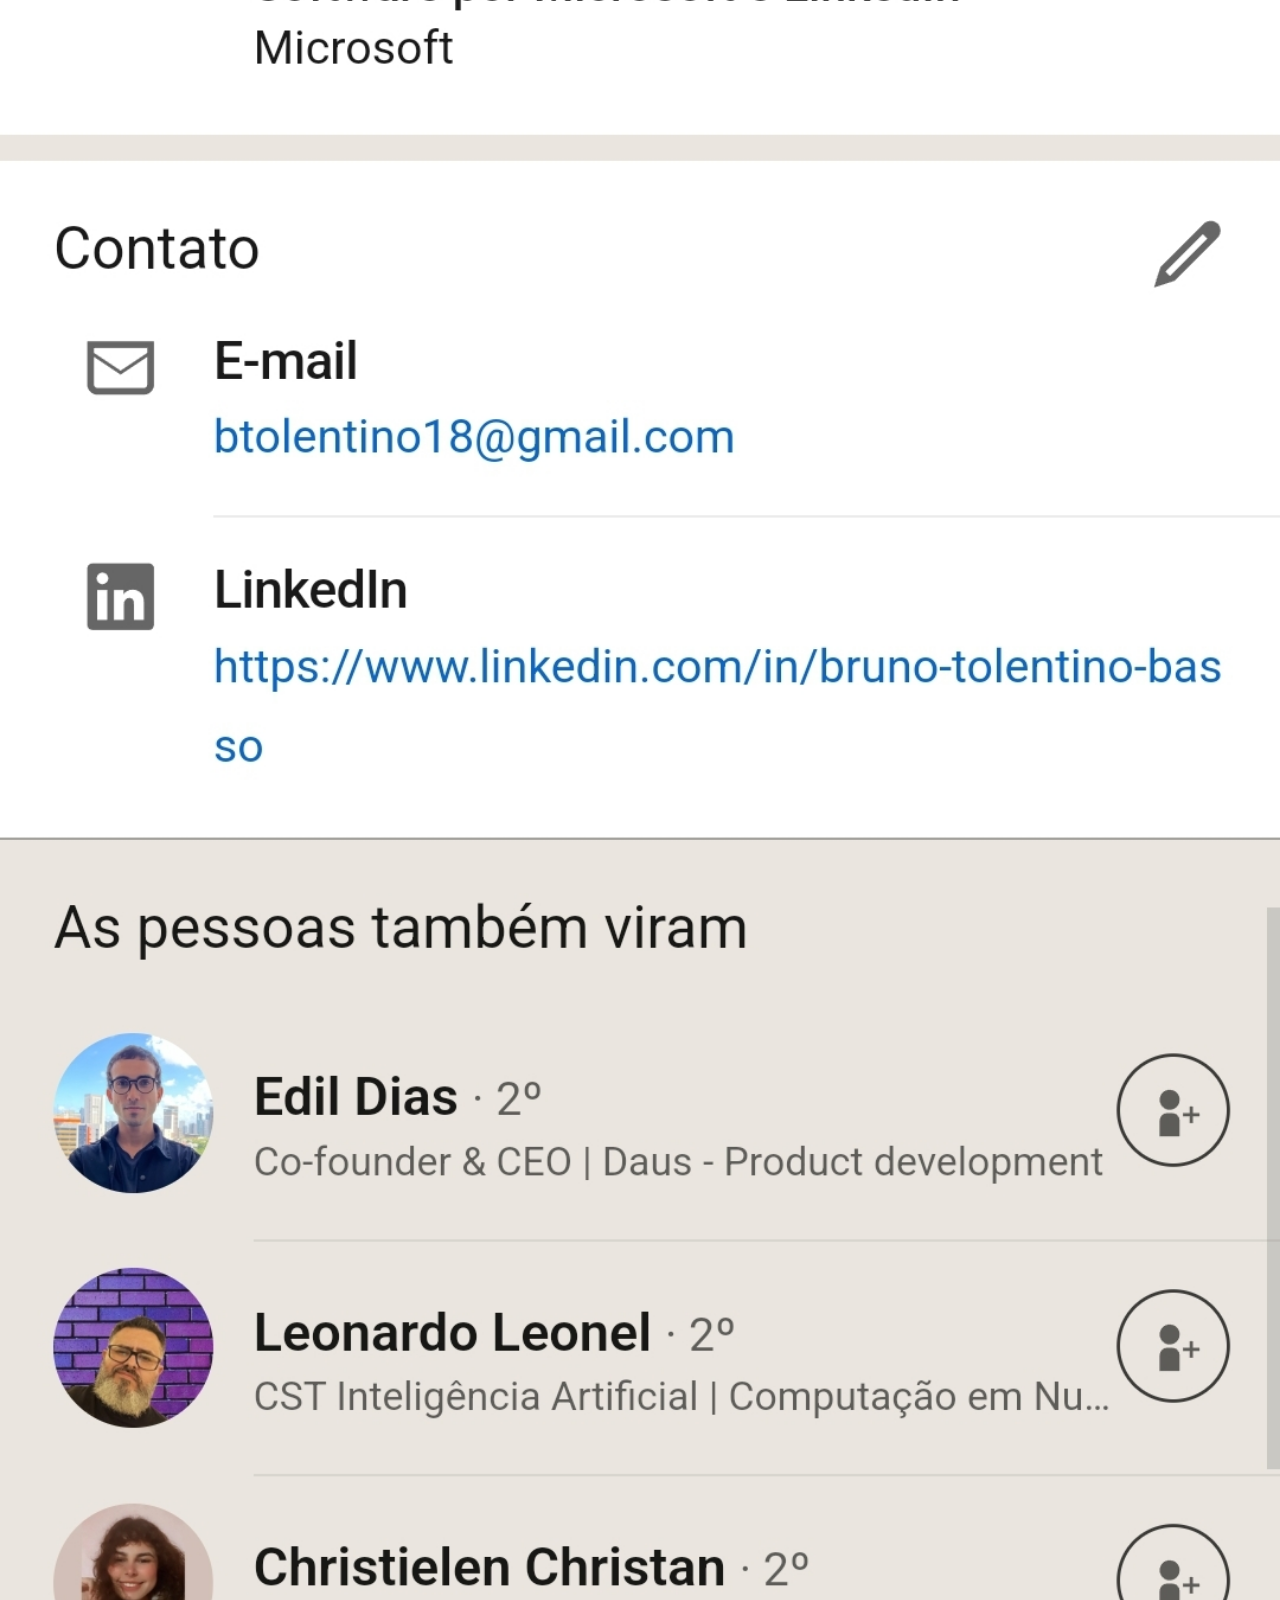
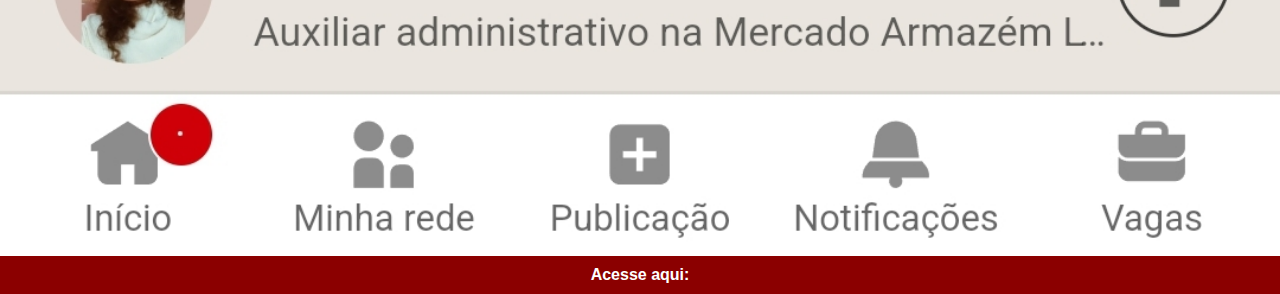
<file: linkedin.html>
<!DOCTYPE html>
<html lang="pt-br">
<head>
    <meta charset="UTF-8">
    <meta name="viewport" content="width=device-width, initial-scale=1.0">
    <title>Linkedin</title>
    <link rel="stylesheet" href="estilos/redes.css">
</head>
<body>
    <img src="imagens/tela-linkedin.jpg" alt="Linkedin">
    <a href="https://www.linkedin.com/in/bruno-tolentino-basso/" target="_blank">Acesse aqui:</a>
</body>
</html>
</file>
<file: estilos/style.css>
@charset "UTF-8";
*{
    margin: 0px;
    padding: 0px;
    font-family: Arial, Helvetica, sans-serif;
}
html, body{
    height: 100vh;
    width: 100vw;
    background-color: black;
}
body{
    background-image: url(../imagens/fundo-escritorio.png);
    background-repeat: no-repeat;
    background-position: top center;
    background-size: cover;
    background-attachment: fixed;
}
main{
    height: 100vh;
}
section#telefone{
    position: absolute;
    top: 50%;
    left: 50%;
    transform: translate(-50%, -50%);

    height: 500px;
    width: 248px;
    background-image: url(../imagens/frame-iphonep.png);
    background-repeat: no-repeat;
    box-shadow: 1px 1px 5px rgba(255, 255, 255, 0.329);
}
iframe#tela{
    position: relative;
    top: 64px;
    left: 18px;
    width: 213px;
    height: 375px;
}
section#redes-sociais img{
    width: 50px;
    margin: 20px;
    border-radius: 50%;
    box-shadow: 2px 2px 5px rgba(0, 0, 0, 0.418);   
    box-sizing: border-box;
}
section#redes-sociais img:hover{
    border: 2px solid rgba(255, 255, 255, 0.603);
    transform: translate(-3px, -3px);
    box-shadow: 5px 5px 10px rgba(0, 0, 0, 0.603);
    transition: transform .25s, border .5s;
}
section#redes-sociais{
    text-align: right;
}
section#redes-sociais img:active {
    transform: scale(95%);
}
</file>
<file: estilos/redes.css>
@charset "UTF-8";
*{
    margin: 0px;
    padding: 0px;
    font-family: Arial, Helvetica, sans-serif;
}
::-webkit-scrollbar{
    width: 0px;
    height: 0px;
}
img{
    width: 100vw;
}
a{
    display: block;
    padding: 10px;
    font-weight: bolder;
    text-align: center;
    text-decoration: none;
    background-color: darkred;
    color: white;
}
a:hover{
    text-decoration: underline;
    text-shadow: 1px 1px 1px rgba(255, 255, 255, 0.486);
}
</file>
